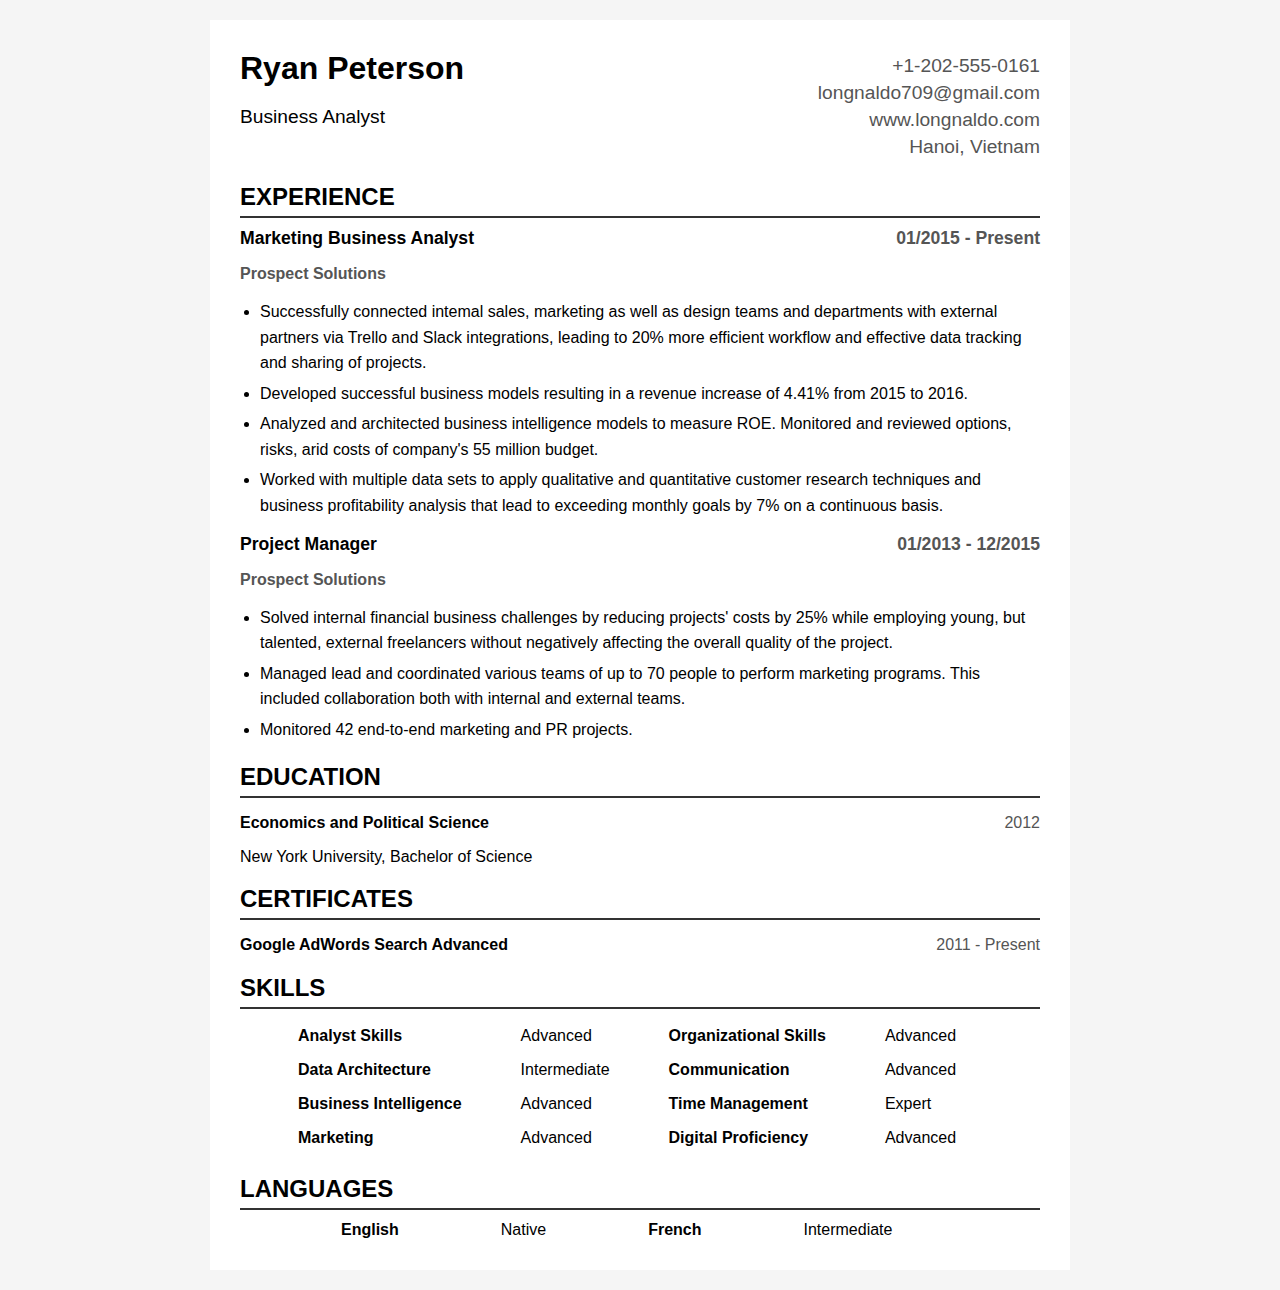
<file: BTVN_Day1/index.html>
<!DOCTYPE html>
<html lang="en">
<head>
    <meta charset="UTF-8">
    <meta http-equiv="X-UA-Compatible" content="IE=edge">
    <meta name="viewport" content="width=device-width, initial-scale=1.0">
    <title>BTVN_Day1</title>
    <link rel="stylesheet" href="styles/style.css">
</head>
<body>
    <div class="container">
        <header>
            <div class="header-left">
                <h1>Ryan Peterson</h1>
                <p>Business Analyst</p>
            </div>
            <div class="contact">
                <p>+1-202-555-0161</p>
                <p>longnaldo709@gmail.com</p>
                <p>www.longnaldo.com</p>
                <p>Hanoi, Vietnam</p>
            </div>
        </header>

        <section class="experience">
            <h2>EXPERIENCE</h2>
            <div class="job">
                <h3>Marketing Business Analyst <span class="date">01/2015 - Present</span></h3>
                <p class="company">Prospect Solutions</p>
                <ul>
                    <li>Successfully connected intemal sales, marketing as well as design teams and departments with external partners via Trello and Slack integrations, leading to 20% more efficient workflow and effective data tracking and sharing of projects.</li>
                    <li>Developed successful business models resulting in a revenue increase of 4.41% from 2015 to 2016.</li>
                    <li>Analyzed and architected business intelligence models to measure ROE. Monitored and reviewed options, risks, arid costs of company's 55 million budget.</li>
                    <li>Worked with multiple data sets to apply qualitative and quantitative customer research techniques and business profitability analysis that lead to exceeding monthly goals by 7% on a continuous basis.</li>
                </ul>
            </div>
            <div class="job">
                <h3>Project Manager <span class="date">01/2013 - 12/2015</span></h3>
                <p class="company">Prospect Solutions</p>
                <ul>
                    <li>Solved internal financial business challenges by reducing projects' costs by 25% while employing young, but talented, external freelancers without negatively affecting the overall quality of the project.</li>
                    <li>Managed lead and coordinated various teams of up to 70 people to perform marketing programs. This included collaboration both with internal and external teams.</li>
                    <li>Monitored 42 end-to-end marketing and PR projects.</li>
                </ul>
            </div>
        </section>

        <section class="education">
            <h2>EDUCATION</h2>
            <p><strong>Economics and Political Science</strong> <span class="date">2012</span></p>
            <p>New York University, Bachelor of Science</p>
        </section>

        <section class="certificates">
            <h2>CERTIFICATES</h2>
            <p><strong>Google AdWords Search Advanced</strong> <span class="date">2011 - Present</span></p>
        </section>

        <section class="skills">
            <h2>SKILLS</h2>
            <table class="skills-grid">
                <tr>
                    <th>Analyst Skills</th>
                    <td>Advanced</td>
                    <th>Organizational Skills</th>
                    <td>Advanced</td>
                </tr>

                <tr>
                    <th>Data Architecture</th>
                    <td>Intermediate</td>
                    <th>Communication</th>
                    <td>Advanced</td>
                </tr>

                <tr>
                    <th>Business Intelligence</th>
                    <td>Advanced</td>
                    <th>Time Management</th>
                    <td>Expert</td>
                </tr>
                
                <tr>
                    <th>Marketing</th>
                    <td>Advanced</td>                  
                    <th>Digital Proficiency</th>
                    <td>Advanced</td>
                </tr>
            </table>
        </section>

        <section class="languages">
            <h2>LANGUAGES</h2>
            <table class="languages">
                <th>English</th>
                <td>Native</td>
                <th>French</th>
                <td>Intermediate</td>
            </table>
        </section>
    </div>
</body>
</html>
</file>
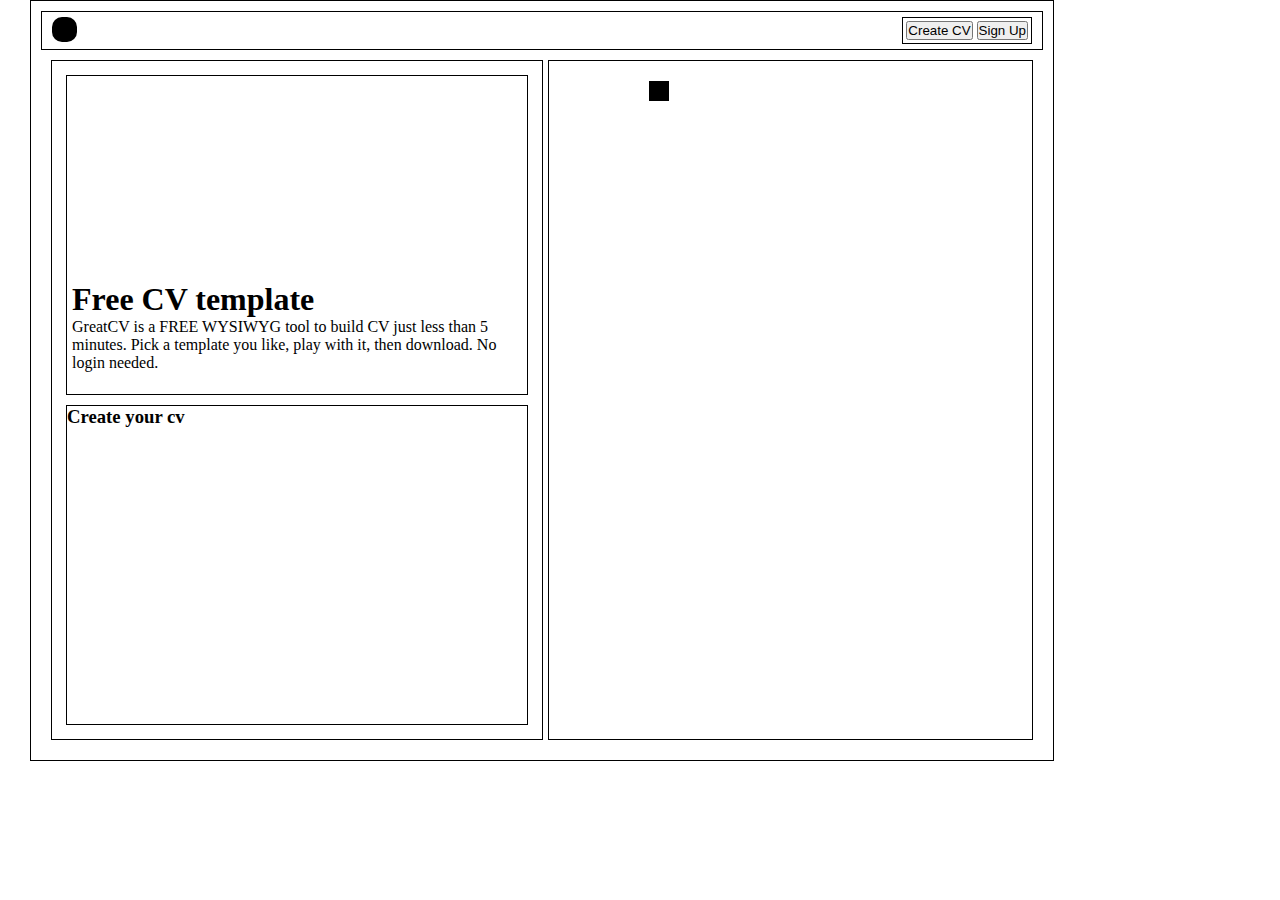
<file: Day_2/index.html>
<!DOCTYPE html>
<html lang="en">
<head>
    <meta charset="UTF-8">
    <meta http-equiv="X-UA-Compatible" content="IE=edge">
    <meta name="viewport" content="width=device-width, initial-scale=1.0">
    <title>Document</title>
    <link rel="stylesheet" href="./styles/styles.css">
</head>
<body>
    <div class="container">
        <div class="header">
            <div class="logo"></div>
            <div class="create-CV">
                <button>Create CV</button>
                <button>Sign Up</button>
            </div>
        </div>
        <div class="content">
            <div class="content-CV">
                <div class="top">
                    <div class="content-create">
                        <h1>Free CV template</h1>
                        <p>GreatCV is a FREE WYSIWYG tool to build CV just less than 5 minutes. Pick a template you like, play with it, then download. No login needed.</p>
                    </div>
                </div>
                <div class="bottom">
                    <h3>Create your cv</h3>
                </div>
            </div>
            <div class="content-right">
                <div class="img"></div>
            </div>
        </div>
</body>
</html>
</file>
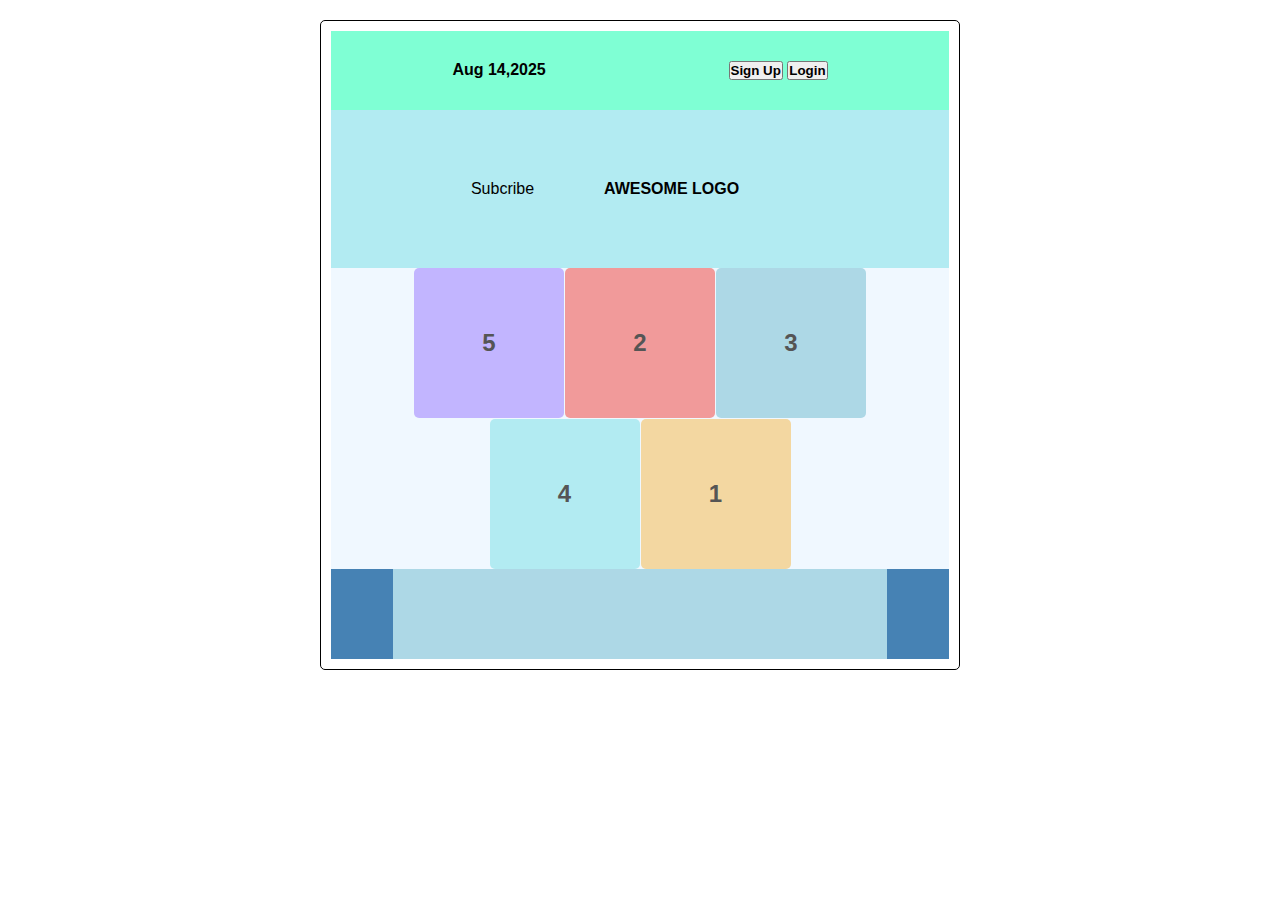
<file: Day_3/index.html>
<!DOCTYPE html>
<html lang="en">
<head>
    <meta charset="UTF-8">
    <meta http-equiv="X-UA-Compatible" content="IE=edge">
    <meta name="viewport" content="width=device-width, initial-scale=1.0">
    <title>Document</title>
    <link rel="stylesheet" href="./styles/style.css">
</head>
<body>
        <div class="home">
            <header class="hearder_Day2">
                <div class="date"><b>Aug 14,2025</b></div>
                <div class="SingUp">
                    <button class="Sign"> <b>Sign Up</b> </button>
                    <button class="Log"><b>Login</b></button>
                </div>
            </header>
            <div class="content">
                <div class="sub">Subcribe</div>
                <div class="logo"> <b> AWESOME LOGO</b></div>
                <div class="logo1"></div>
            </div>
            <div class="container">
                <div class="row">
                    <div class="box box-5">5</div>
                    <div class="box box-2">2</div>
                    <div class="box box-3">3</div>
                </div>
                <div class="row">
                    <div class="box box-4">4</div>
                    <div class="box box-1">1</div>
                </div>
            </div>
            <div class="container1">
                
                <div class="middle">
                    <div class="side"></div>
                    <div class="center"></div>
                    <div class="side"></div>
                </div>
            </div>
        </div>
    
</body>
</html>
</file>
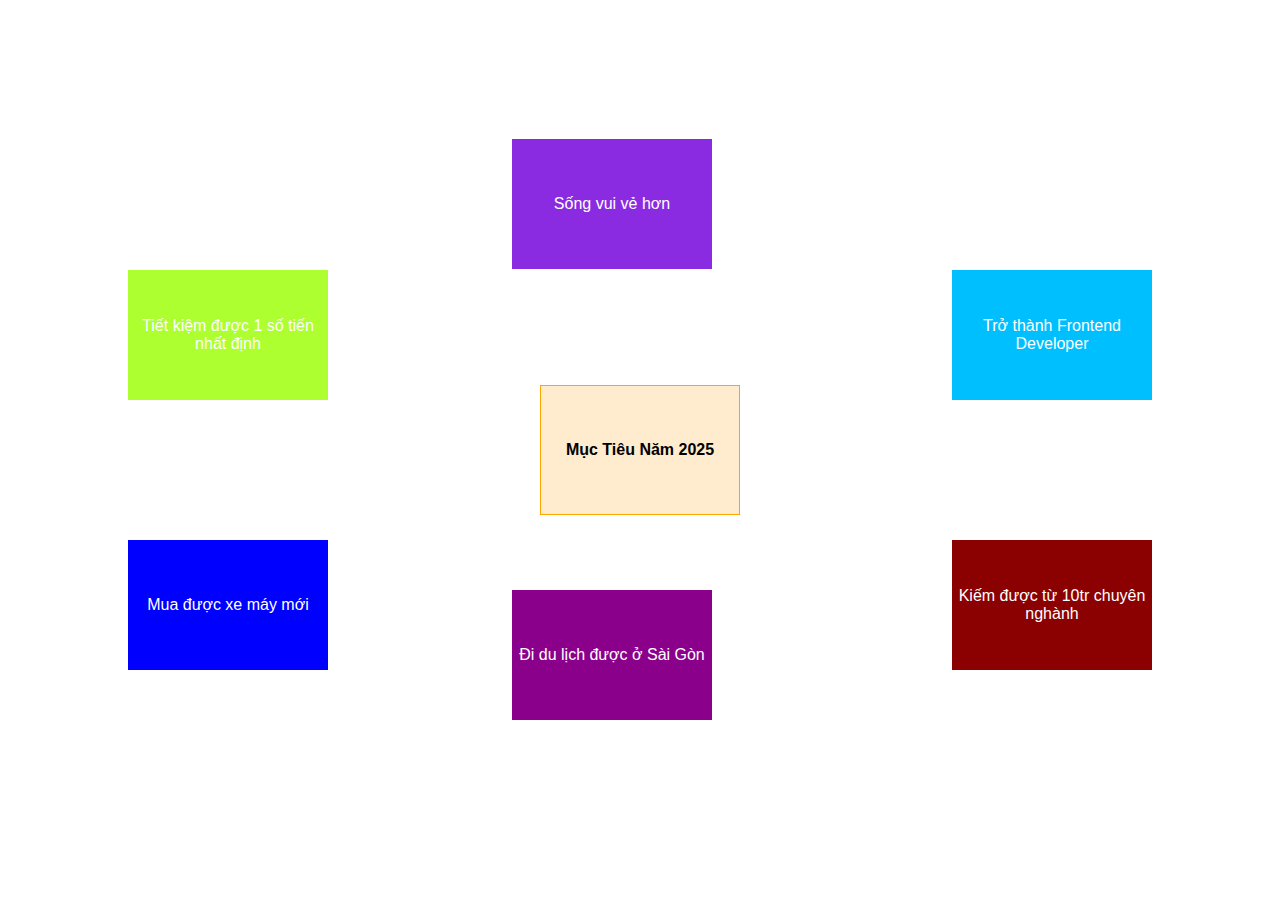
<file: BTVN_Day2/BT4/index.html>
<!DOCTYPE html>
<html lang="en">
<head>
    <meta charset="UTF-8">
    <meta http-equiv="X-UA-Compatible" content="IE=edge">
    <meta name="viewport" content="width=device-width, initial-scale=1.0">
    <title>Document</title>
    <link rel="stylesheet" href="./style.css">
</head>
<body>
    <div class="BT4-container">
        <div class="home">Mục Tiêu Năm 2025</div>
        <div class="box">Trở thành Frontend Developer</div>
        <div class="box">Kiếm được từ 10tr chuyên nghành</div>
        <div class="box">Đi du lịch được ở Sài Gòn</div>
        <div class="box">Mua được xe máy mới</div>
        <div class="box">Tiết kiệm được 1 số tiến nhất định</div>
        <div class="box">Sống vui vẻ hơn</div>
    </div>
</body>
</html>
</file>
<file: BTVN_Day1/styles/style.css>
body {
    font-family: Arial, sans-serif;
    margin: 0;
    padding: 0;
    background-color: #f5f5f5;
}

.container {
    width: 800px;
    margin: 20px auto;
    padding: 30px;
    background-color: #fff;
    box-shadow: 0 0 10px rgba(0, 0, 0, 0,1);
}
header {
    display: flex;
    justify-content: space-between;
}
header h1 {
    font-size: 2em;
    margin: 0;
}
header p {
    font-size: 1.2em;
    margin: #555;
   
}
.contact p {
    margin: 5px 0;
    font-size: 0,9em;
    color: #555;
    text-align: right;
    border-collapse: separate;
    border-spacing: 20px 0;

}
h2 {
    border-bottom: 2px solid #333;
    padding-bottom: 5px;
    margin-bottom: 10px;
}
.experience .job {
    margin-bottom: 15px;
}
.job h3 {
    font-size: 1.1em;
    margin: 5px 0;
}
.date {
    float: right;
    color: #555;
}
.company {
    font-weight: bold;
    color: #555;
}
ul {
    margin: 0;
    padding-left: 20px;
}
ul li {
    margin-bottom: 5px;
    line-height: 1.6;
}
.skills-grid {
    border: 10px;
    border-collapse: separate;
    border-spacing: 50px 0;

}
.skills-grid th {
    text-align: left;
    padding: 8px;
}
.languages {
    border: 10px;
    border-collapse: separate;
    border-spacing: 100px 0;
}
</file>
<file: Day_2/styles/styles.css>
* {
    margin: 0;
    padding: 0;
    box-sizing: border-box;
}
.container{
    width: 80%;
    height: 80%;
    margin: 0 30px;
    padding: 10px;
    border: 1px solid black;
}
.header{
    border: 1px solid black;
    height: 100%;
    width: 100%;
    display: flex;
    flex-direction: row;
    justify-content: space-between;
    padding: 5px 10px;
}
.logo{
    width: 25px;
    height: 25px;
    background-color: black;
    border-radius: 10px;
}
.create-CV{
    border: 1px solid black;
    padding: 3px;
}
.content{
    height: 700px;
    display: flex;
    flex-direction: row;
    padding: 10px;

}
.content-CV {
    display: flex;
    flex-direction: column;
    border: 1px solid black;
    padding: 9px;
}
.top{
    margin: 5px;
    padding: 5px;
    height: 50%;
    border: 1px solid black;
}
.content-create {
    box-sizing: border-box;
    position: relative;
    top: 200px;
}
.bottom{
    text-align: left;
    margin: 5px;
    height: 50%;
    border: 1px solid black;
}
.content-right{
    margin-left: 5px;
    width: 100%;
    border: 1px solid black;
}
.img{
    width: 20px;
    height: 20px;
    background-color: black;
    position: relative;
    top: 20px;
    left: 100px;
}
</file>
<file: Day_3/styles/style.css>
* {
    box-sizing: border-box;
    margin: 0;
    padding: 0;
    font-family: Arial,  sans-serif;
}
.home {
    width: 50%;
    height: 50%;
    border: 1px solid black;
    margin: 20px auto;
    padding: 10px;
    border-radius: 5px;
    text-align: center;
}

.hearder_Day2 {
    display: flex;
    width: 100%;
    height: 100%;
    flex-direction: row;
    justify-content: space-around;
    padding: 30px;
    background-color: aquamarine;
}


.content {
    display: flex;
    flex-direction: row;
    justify-content: space-evenly;
    width: 100%;
    height: 100%;
    padding: 70px;
    background-color: #b2ebf2;
}

.container {
    display: flex;
    flex-direction: column;
    gap: 1px;
    background-color: aliceblue;
    
}

.row {
    display: flex;
    gap: 1px;
    justify-content: center;
}

.box {
    width: 150px;
    height: 150px;
    display: flex;
    align-items: center;
    justify-content: center;
    font-size: 24px;
    font-weight: bold;
    color: #555;
    border-radius: 5px;
}
.box-5 { background-color: #c2b5ff; } 
.box-2 { background-color: #f19a9a; } 
.box-3 { background-color: #add8e6; }
.box-4 { background-color: #b2ebf2; }
.box-1 { background-color: #f3d7a1; } 

.container1 {
    display: flex;
    flex-direction: column;
    width: 100%;
    height: 10vh;
}
.middle {
    display: flex;
    flex: 1;
}

.side {
    width: 10%;
    background-color: #4682b4; 
}

.center {
    flex: 1;
    background-color: #add8e6; 
}
</file>
<file: BTVN_Day2/BT4/style.css>
* {
    box-sizing: border-box;
    margin: 0;
    padding: 0;
    font-family: Arial, sans-serif;
    text-align: center;
}
.container {
    width: 600px;
    height: 400px;
    background-color: gray;
    margin: 50px auto;
    display: flex;
    justify-content: center;
    align-items: center;
    position: relative;
}
.home {
    width: 200px;
    height: 130px;
    background-color: #ffebcd;
    position: absolute;
    top: 50%;
    left: 50%;
    transform: translate(-50%, -50%);
    display: flex;
    justify-content: center;
    align-items: center;
    font-weight: bold;
    border: 1px solid orange;
}
.box {
    width: 200px;
    height: 130px;
    display: flex;
    justify-content: center;
    align-items: center;
    color: white;
    position: absolute;
}
.box:nth-child(1) { background-color: green; top: 50%; left: 50%; transform: translateX(-50%); }
.box:nth-child(2) { background-color: deepskyblue; top: 30%; right: 10%; }
.box:nth-child(3) { background-color: darkred; top: 60%; right: 10%;}
.box:nth-child(4) { background-color: darkmagenta; bottom: 20%; left: 40%; transform: translateX(-50); }
.box:nth-child(5) { background-color: blue; top: 60%; left: 10%; }
.box:nth-child(6) { background-color: greenyellow; top: 30%; left: 10%; }
.box:nth-child(7) { background-color: blueviolet; bottom: 60%; left: 40%; transform: translateY(-70%); }
</file>
